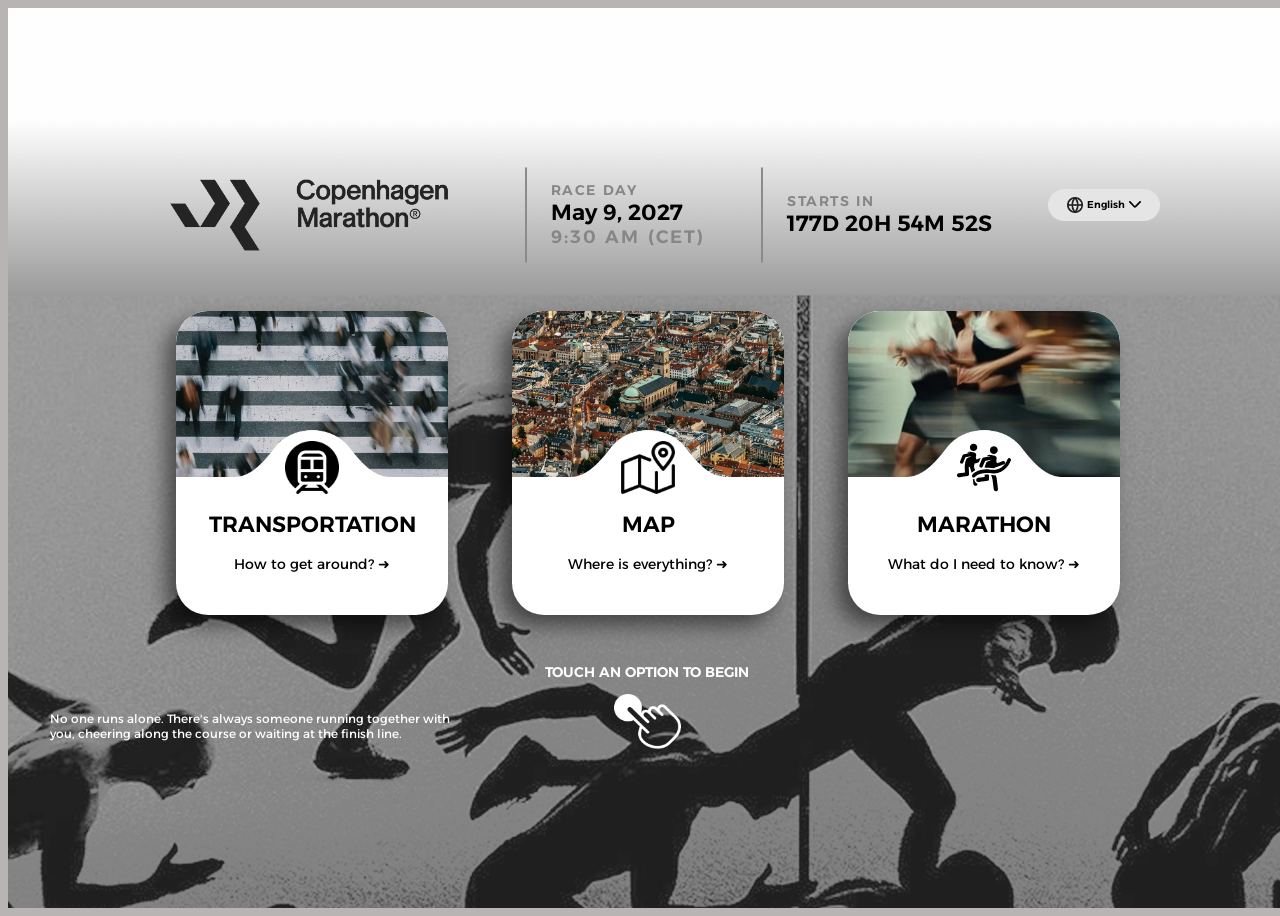
<file: index.html>
<!DOCTYPE html>
<html lang="en">

<head>
    <meta charset="UTF-8">
    <meta name="viewport" content="width=device-width, initial-scale=1.0">
    <title>Copenhagen Marathon</title>
    <link rel="stylesheet" href="mainstyle.css">
    <link rel="stylesheet" href="popup.css">
</head>

<body class="body">
    <section class="section">
        <header class="top">
            <img class="logo" src="images/mainlogo.png" alt="marathon logo">
            <div class="frame1">
                <img class="line" src="images/line.svg">
                <div class="racecontainer">
                    <div class="raceday racecontainer">RACE DAY</div>
                    <div class="date racecontainer">May 9, 2027</div>
                    <div class="time racecontainer">9:30 AM (CET)</div>
                </div>
            </div>
            <div class="frame2">
                <img class="line" src="images/line.svg">
                <div class="racecontainer">
                    <div class="raceday racecontainer">STARTS IN</div>
                    <div class="date racecontainer">177D 20H 54M 52S</div>
                </div>
            </div>
            <div class="buttoncontainer">
                <div class="lbutton">
                    <img class="icon" src="images/languageicon.png">
                    English
                    <img style="width: 12px" src="images/arrow.svg">
                </div>
            </div>
        </header>
        <main class="cards">
            <div class="card">
                <a href="transportation.html">
                    <img class="cardimg" src="images/transporttab.png">
                    <h2 class="content">
                        <img class="icon2" src="images/transicon1.png">
                        <div class="text1"> TRANSPORTATION </div>
                        <div class="text2"> How to get around? ➜</div>
                    </h2>
                </a>
            </div>
            <div class="card">
                <a href="map.html">
                    <img class="cardimg" src="images/maptab.png">
                    <h2 class="content">
                        <img class="icon2" src="images/mapicon.png">
                        <div class="text1"> MAP </div>
                        <div class="text2"> Where is everything? ➜</div>
                    </h2>
                </a>
            </div>
            <div class="card">
                <a href="marathon.html">
                    <img class="cardimg" src="images/marathontab.png">
                    <h2 class="content">
                        <img class="icon2" src="images/marathon-icon.svg">
                        <div class="text1"> MARATHON </div>
                        <div class="text2"> What do I need to know? ➜</div>
                    </h2>
                </a>
            </div>
        </main>
        <footer class="footerbox">
            <div class="footer">
                No one runs alone. There's always someone running together with you, cheering along the course or
                waiting at the finish line.
            </div>
            <div class="frame3">
                <div class="textfooter">TOUCH AN OPTION TO BEGIN</div>
                <img class="touchicon" src="images/touchicon.png">
            </div>
        </footer>
    </section>
    <script src="popup.js"></script>
</body>

</html>
</file>
<file: mainstyle.css>
@import url('https://fonts.googleapis.com/css2?family=Alexandria:wght@100..900&display=swap');

.alexandria {
    font-family: "Alexandria", sans-serif;
    font-optical-sizing: auto;
    font-weight: bold;
    font-style: normal;
}

:root {
    --fadeblack: #222222;
    --yellow: #FAE100;
    --buttongray: #E5E5E5;
    --textgray: #868686;
    font-family: "Alexandria";
    background: #B8B4B4;

    /*  CALCULATED TYPOGRAPHY  */
    --fs-xs: 0.625rem;
  --fs-sm: 0.75rem;
  --fs-md: 0.875rem;
  --fs-lg: 1rem;
  --fs-xl: 1.125rem;
  --fs-xxl: 1.375rem;
  --fs-xxxl: 1.75rem;

    /*  CALCULATED SPACING  */
    --space-xs: 0.25rem;
    --space-sm: 0.5rem;
    --space-md: 0.75rem;
    --space-lg: 1rem;
    --space-xl: 1.5rem;

    /*  CALCULATED RADIUS  */
    --radius-sm: 0.75rem;
    --radius-md: 1rem;
    --radius-lg: 1.5rem;
    --radius-xl: 2rem;
}

/*MAIN PAGE*/
.body {
    background-image: url("images/mainbg.png");
    background-repeat: no-repeat;
    background-size: cover;
    position: relative;
    width: 100%;
    height: 100vh;
    overflow: hidden;
    display: flex;
    align-items: center;
    justify-content: center;
}

.section {
    display: flex;
    flex-direction: column;
    gap:3rem;
}

.top {
    display: flex;
    width: 90%;
    align-items: center;
    gap: 3.5rem;
    justify-content: right;
}

.logo {
    width: 20rem;
}

.frame1 {
    display: flex;
    align-items: center;
    gap: var(--space-xl);
}

.frame2 {
    display: flex;
    align-items: center;
    gap: var(--space-xl);
}

.line {
    height: 6rem;
}

.racecontainer {
    display: flex;
    flex-direction: column;
    justify-content: center;
    align-items: flex-start;
}

.startcontainer {
    display: flex;
    padding-bottom: 2rem;
    flex-direction: column;
    justify-content: center;
    align-items: flex-start;
}

.raceday {
    color: #868686;
    font-size: var(--fs-md);
    font-weight: 600;
    letter-spacing: 0.1rem;
}

.date {
    color: #000;
    font-size: var(--fs-xxl);
    font-weight: 600;
}

.time {
    color: #868686;
    font-size: var(--fs-xl);
    font-weight: 600;
    letter-spacing: 0.13333rem;
}

.buttoncontainer {
    display: flex;
    width: 7rem;
    padding-bottom: 1.25rem;
    flex-direction: column;
    justify-content: center;
    align-items: flex-start;
    gap: 0.41667rem;
    flex-shrink: 0;
}

.lbutton {
    display: flex;
    padding: 0.5rem var(--space-lg) 0.54167rem var(--space-lg);
    justify-content: center;
    align-items: center;
    align-self: stretch;
    gap: var(--space-xs);
    border-radius: 2.5rem;
    background: #E5E5E5;
    color: #000;
    font-size: var(--fs-xs);
    font-weight: 600;
}

.icon {
    width: 1rem;
}

/*tabs*/
.cards {
    display: flex;
    width: 80rem;
    justify-content: center;
    flex-wrap: wrap;
    align-items: center;
    gap: 4rem;
}

.card {
    width: 17rem;
    height: 19rem;
    background: white;
    border-radius: var(--radius-xl);
    overflow: hidden;
    filter: drop-shadow(-10px 10px 10px rgba(0, 0, 0, 0.50));
    display: flex;
    flex-direction: column;
}

.cardimg {
    width:100%;
}

.content {
    display: flex;
flex-direction: column;
align-items: center;
text-align: center;
gap: 1.04167rem;
margin-top: -2.5rem;

}

.icon2 {
    width: 3.33333rem;
height: 3.33333rem;
aspect-ratio: 1/1;
}

.text1 {
    color: #000;
text-align: center;
font-size: var(--fs-xxl);
font-weight: 600;
}

.text2 {
    color: #000;
font-size: var(--fs-md);
font-weight: 400;
}

.card a {text-decoration: none;}

/*footer*/

.footerbox {
    display: flex;
    align-items: flex-start;
    justify-content: space-between;
    gap: 5rem;
    width: 44rem;
    margin-left: 2.6rem;
}

.footer {
    color: #FFF;
font-size: var(--fs-sm);
font-style: normal;
font-weight: 400;
line-height: normal;
width: 29rem;
margin-top: 3rem;
}

.frame3 {
    display: flex;
width: 15rem;
flex-direction: column;
align-items: center;
gap: 0.79167rem;
}

.touchicon {
    width: 4.16667rem;
height: 3.47254rem;
}

.textfooter {
    color: #FFF;
text-align: center;
font-size: var(--fs-md);
font-weight: 600;
}

.text4 {
    font-size: var(--fs-md);
    font-weight: 600;
}
</file>
<file: popup.css>
/* ---------- ERROR POP-UP (used on every page together with popup.js) ---------- */
.error-overlay {
    position: fixed;
    inset: 0;
    z-index: 100;
    display: flex;
    align-items: center;
    justify-content: center;
    background: rgba(44, 42, 38, 0.65);
    font-family: "Alexandria", sans-serif;
    animation: error-fade 0.2s ease-out;
}

.error-card {
    width: 820px;
    padding: 48px 56px;
    border-radius: 20px;
    background: #fff;
    box-shadow: 0 8px 40px rgba(0, 0, 0, 0.3);
    display: flex;
    flex-direction: column;
    align-items: center;
    gap: 24px;
    text-align: center;
    animation: error-pop 0.25s ease-out;
}

.error-icon {
    width: 108px;
    height: 108px;
    border-radius: 50%;
    background: #FAE100;
    color: #222;
    display: flex;
    align-items: center;
    justify-content: center;
    font-size: 60px;
    font-weight: 800;
}

.error-title {
    font-size: 38px;
    font-weight: 700;
    text-transform: uppercase;
    color: #000;
}

.error-text {
    max-width: 640px;
    font-size: 22px;
    line-height: 1.45;
    color: #444;
}

.error-info {
    width: 100%;
    padding: 14px 24px;
    border-radius: 50px;
    background: #F4F4F4;
    color: #222;
    font-size: 16px;
    font-weight: 600;
}

.error-buttons {
    display: flex;
    gap: 20px;
    padding-top: 8px;
}

/* big touch targets for the kiosk */
.error-buttons button {
    height: 72px;
    padding: 0 40px;
    border: 0;
    border-radius: 50px;
    font-family: inherit;
    font-size: 22px;
    font-weight: 600;
    cursor: pointer;
}

.error-buttons .primary {
    background: #222;
    color: #fff;
}

.error-buttons .secondary {
    background: #E5E5E5;
    color: #222;
}

@keyframes error-fade {
    from { opacity: 0; }
}

@keyframes error-pop {
    from { opacity: 0; transform: scale(0.95); }
}
</file>
